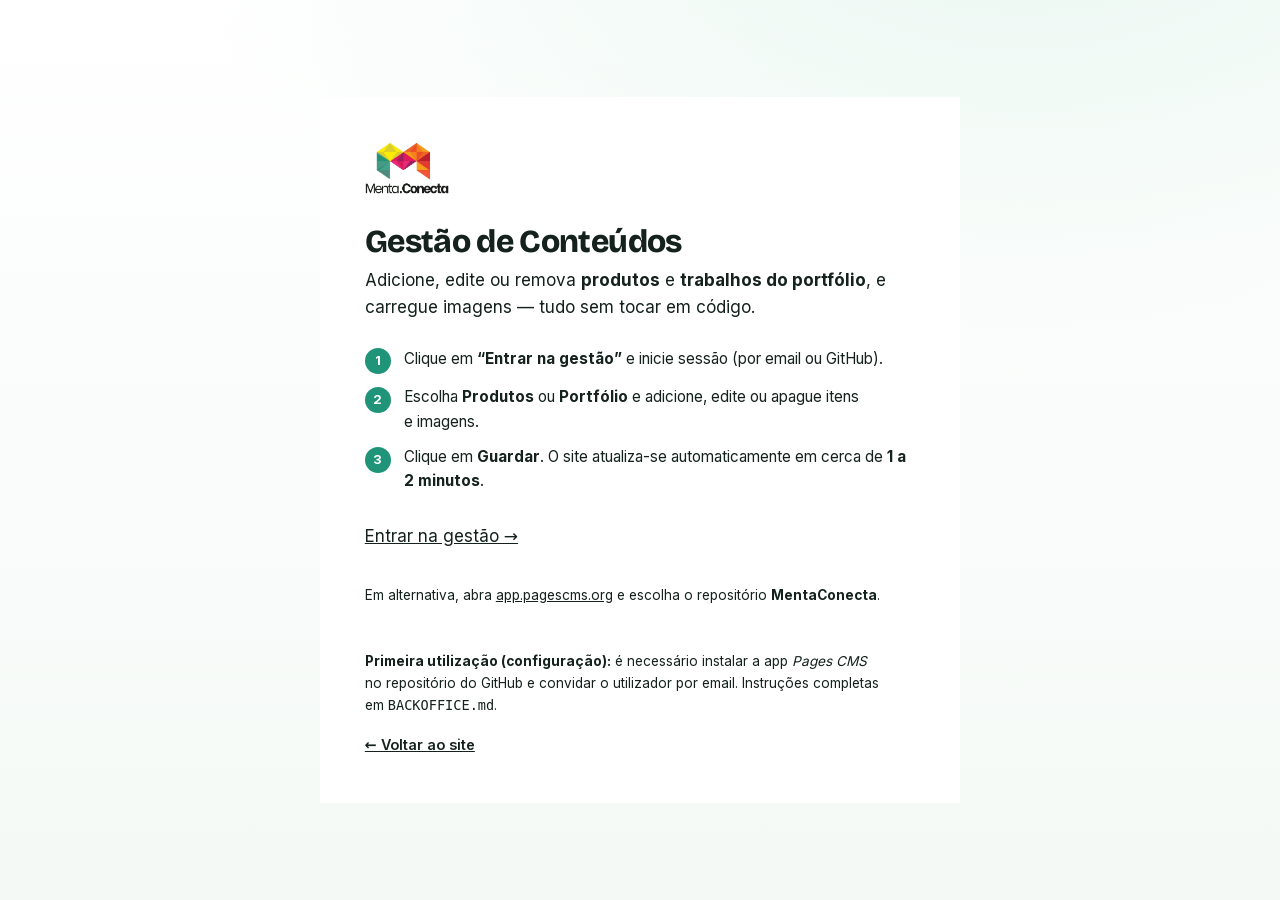
<file: admin/index.html>
<!DOCTYPE html>
<html lang="pt">
<head>
  <meta charset="UTF-8" />
  <meta name="viewport" content="width=device-width, initial-scale=1.0" />
  <meta name="robots" content="noindex, nofollow" />
  <title>Gestão de Conteúdos · Menta Conecta</title>
  <script>document.documentElement.classList.add('js');</script>
  <link rel="icon" href="../assets/img/favicon.ico" sizes="any" />
  <link rel="icon" type="image/png" sizes="32x32" href="../assets/img/favicon-32.png" />
  <link rel="stylesheet" href="../assets/css/base.css" />
  <link rel="stylesheet" href="../assets/css/styles.css" />
  <style>
    body{min-height:100vh;display:flex;align-items:center;justify-content:center;
      background:radial-gradient(120% 90% at 80% -10%,#EAF7F1,rgba(234,247,241,0) 55%),linear-gradient(180deg,#fff,#F4F9F6);padding:2rem 1rem}
    .admin{position:relative;max-width:640px;width:100%;background:#fff;border:1px solid var(--line);
      border-radius:var(--radius-lg);box-shadow:var(--shadow-lg);padding:clamp(1.6rem,5vw,2.8rem);overflow:hidden}
    .admin .facets{opacity:.35}
    .admin__inner{position:relative;z-index:1}
    .admin__logo{height:52px;width:auto;margin-bottom:1.4rem}
    .admin h1{font-size:clamp(1.5rem,4vw,2rem);margin-bottom:.5rem}
    .admin__lead{color:var(--muted);margin-bottom:1.6rem}
    .admin__steps{display:flex;flex-direction:column;gap:.7rem;margin-bottom:1.8rem}
    .admin__step{display:flex;gap:.8rem;align-items:flex-start}
    .admin__num{flex:none;width:26px;height:26px;border-radius:50%;background:var(--menta);color:#fff;
      font-family:var(--font-brand);font-weight:700;font-size:.8rem;display:flex;align-items:center;justify-content:center;margin-top:.1rem}
    .admin__step p{color:var(--body);font-size:.95rem}
    .admin__step strong{color:var(--ink)}
    .admin__cta{display:flex;flex-wrap:wrap;gap:.7rem;align-items:center}
    .admin__note{margin-top:1.6rem;padding-top:1.2rem;border-top:1px solid var(--line);font-size:.85rem;color:var(--muted)}
    .admin__note strong{color:var(--ink)}
    .admin__back{display:inline-block;margin-top:1rem;color:var(--menta-700);font-weight:600;font-size:.9rem}
  </style>
</head>
<body>
  <main class="admin">
    <div class="facets" aria-hidden="true"></div>
    <div class="admin__inner">
      <img class="admin__logo" src="../assets/img/logo.png" alt="Menta Conecta" />
      <h1>Gestão de Conteúdos</h1>
      <p class="admin__lead">Adicione, edite ou remova <strong>produtos</strong> e <strong>trabalhos do portfólio</strong>, e carregue imagens — tudo sem tocar em código.</p>

      <div class="admin__steps">
        <div class="admin__step"><span class="admin__num">1</span><p>Clique em <strong>“Entrar na gestão”</strong> e inicie sessão (por email ou GitHub).</p></div>
        <div class="admin__step"><span class="admin__num">2</span><p>Escolha <strong>Produtos</strong> ou <strong>Portfólio</strong> e adicione, edite ou apague itens e imagens.</p></div>
        <div class="admin__step"><span class="admin__num">3</span><p>Clique em <strong>Guardar</strong>. O site atualiza-se automaticamente em cerca de <strong>1 a 2 minutos</strong>.</p></div>
      </div>

      <div class="admin__cta">
        <a class="btn btn--primary btn--lg" href="https://app.pagescms.org/renatovalente5/MentaConecta/main" target="_blank" rel="noopener">Entrar na gestão →</a>
      </div>
      <p class="admin__note" style="margin-top:1rem">Em alternativa, abra <a href="https://app.pagescms.org" target="_blank" rel="noopener">app.pagescms.org</a> e escolha o repositório <strong>MentaConecta</strong>.</p>

      <p class="admin__note"><strong>Primeira utilização (configuração):</strong> é necessário instalar a app <em>Pages CMS</em> no repositório do GitHub e convidar o utilizador por email. Instruções completas em <code>BACKOFFICE.md</code>.</p>

      <a class="admin__back" href="../">← Voltar ao site</a>
    </div>
  </main>
</body>
</html>
</file>
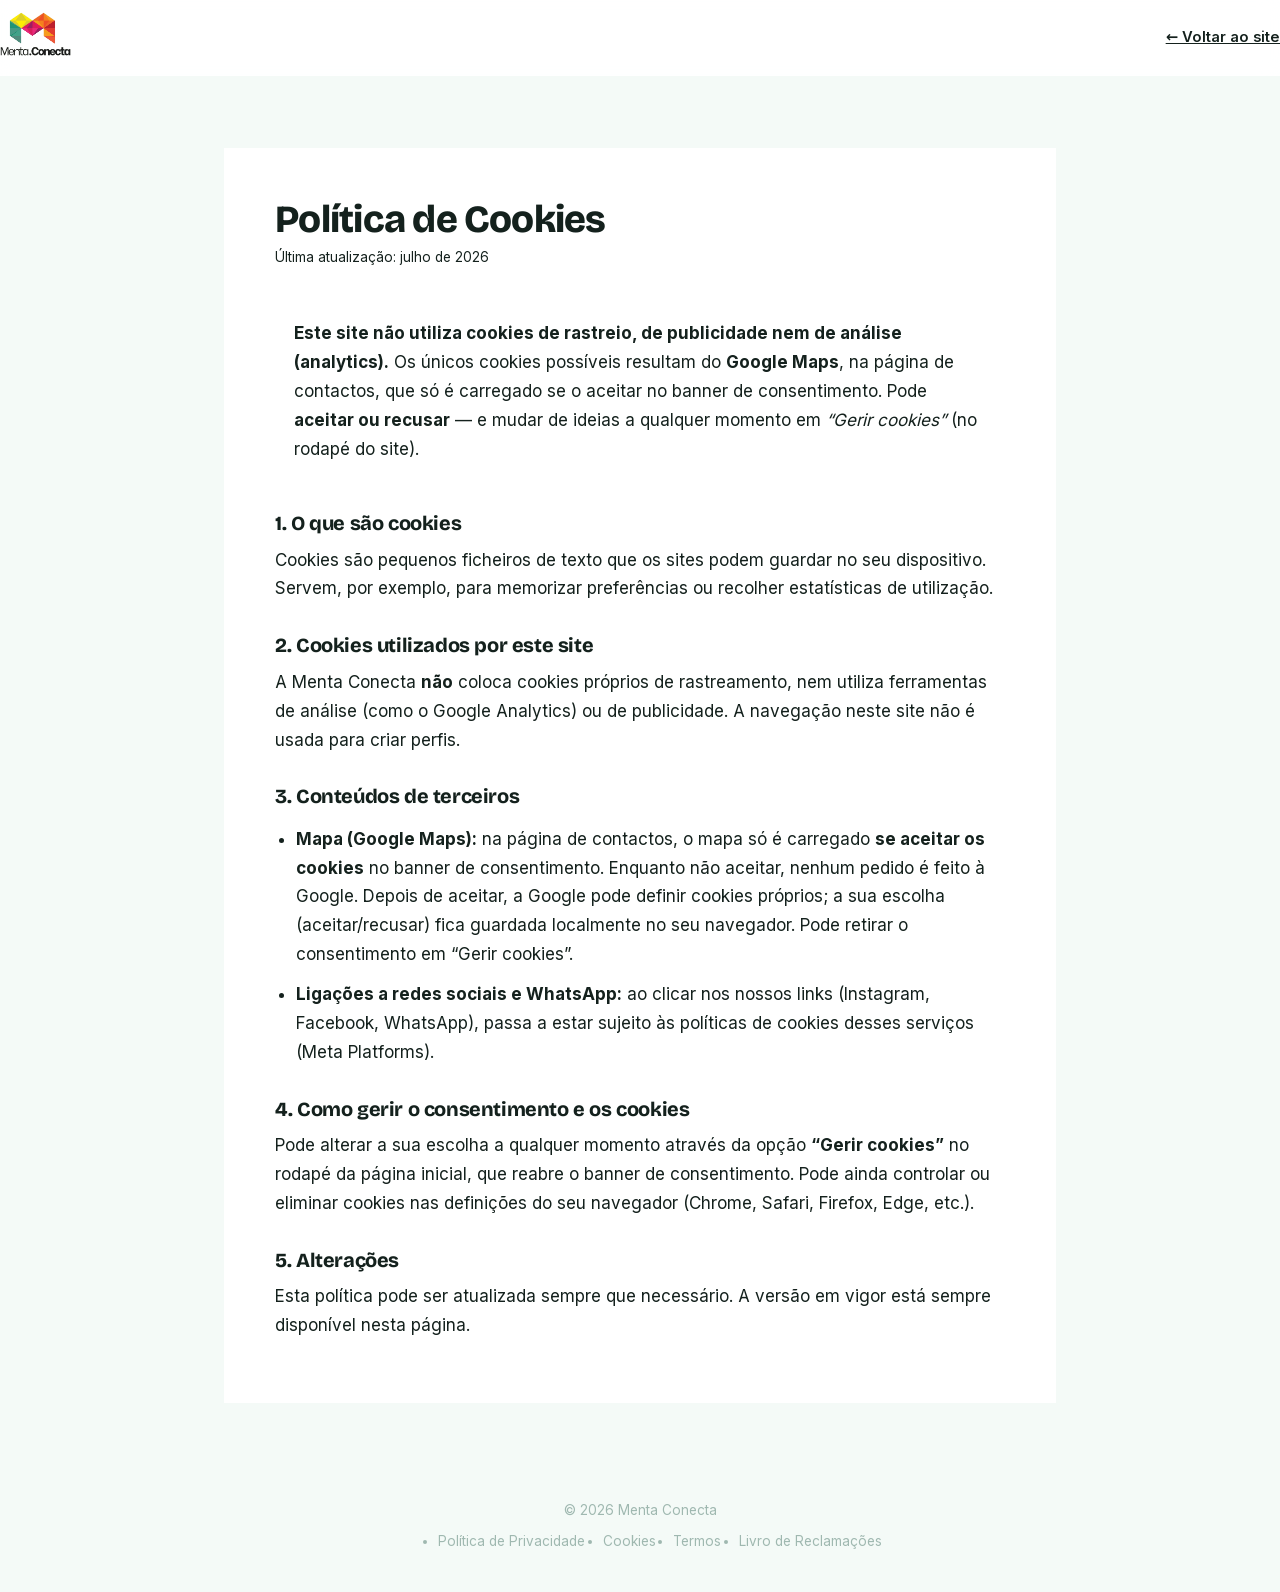
<file: legal/cookies.html>
<!DOCTYPE html>
<html lang="pt">
<head>
  <meta charset="UTF-8" />
  <meta name="viewport" content="width=device-width, initial-scale=1.0" />
  <title>Política de Cookies · Menta Conecta</title>
  <meta name="description" content="Política de Cookies da Menta Conecta. Este site não utiliza cookies de rastreio." />
  <script>document.documentElement.classList.add('js');</script>
  <link rel="icon" href="../assets/img/favicon.ico" sizes="any" />
  <link rel="icon" type="image/png" sizes="32x32" href="../assets/img/favicon-32.png" />
  <link rel="stylesheet" href="../assets/css/base.css" />
  <link rel="stylesheet" href="../assets/css/styles.css" />
</head>
<body>
  <header class="legal-header">
    <div class="container">
      <a href="../" aria-label="Menta Conecta — início"><img src="../assets/img/logo.png" alt="Menta Conecta" /></a>
      <a class="legal-back" href="../">← Voltar ao site</a>
    </div>
  </header>

  <main class="legal-main">
    <article class="legal container">
      <h1>Política de Cookies</h1>
      <p class="legal-updated">Última atualização: julho de 2026</p>

      <div class="legal-box">
        <p><strong>Este site não utiliza cookies de rastreio, de publicidade nem de análise (analytics).</strong> Os únicos cookies possíveis resultam do <strong>Google Maps</strong>, na página de contactos, que só é carregado se o aceitar no banner de consentimento. Pode <strong>aceitar ou recusar</strong> — e mudar de ideias a qualquer momento em <em>“Gerir cookies”</em> (no rodapé do site).</p>
      </div>

      <h2>1. O que são cookies</h2>
      <p>Cookies são pequenos ficheiros de texto que os sites podem guardar no seu dispositivo. Servem, por exemplo, para memorizar preferências ou recolher estatísticas de utilização.</p>

      <h2>2. Cookies utilizados por este site</h2>
      <p>A Menta Conecta <strong>não</strong> coloca cookies próprios de rastreamento, nem utiliza ferramentas de análise (como o Google Analytics) ou de publicidade. A navegação neste site não é usada para criar perfis.</p>

      <h2>3. Conteúdos de terceiros</h2>
      <ul>
        <li><strong>Mapa (Google Maps):</strong> na página de contactos, o mapa só é carregado <strong>se aceitar os cookies</strong> no banner de consentimento. Enquanto não aceitar, nenhum pedido é feito à Google. Depois de aceitar, a Google pode definir cookies próprios; a sua escolha (aceitar/recusar) fica guardada localmente no seu navegador. Pode retirar o consentimento em “Gerir cookies”.</li>
        <li><strong>Ligações a redes sociais e WhatsApp:</strong> ao clicar nos nossos links (Instagram, Facebook, WhatsApp), passa a estar sujeito às políticas de cookies desses serviços (Meta Platforms).</li>
      </ul>

      <h2>4. Como gerir o consentimento e os cookies</h2>
      <p>Pode alterar a sua escolha a qualquer momento através da opção <strong>“Gerir cookies”</strong> no rodapé da página inicial, que reabre o banner de consentimento. Pode ainda controlar ou eliminar cookies nas definições do seu navegador (Chrome, Safari, Firefox, Edge, etc.).</p>

      <h2>5. Alterações</h2>
      <p>Esta política pode ser atualizada sempre que necessário. A versão em vigor está sempre disponível nesta página.</p>
    </article>
  </main>

  <footer class="legal-footer">
    <div class="container">
      <p>© <span data-year>2026</span> Menta Conecta</p>
      <ul>
        <li><a href="privacidade.html">Política de Privacidade</a></li>
        <li><a href="cookies.html">Cookies</a></li>
        <li><a href="termos.html">Termos</a></li>
        <li><a href="https://www.livroreclamacoes.pt/inicio" target="_blank" rel="noopener">Livro de Reclamações</a></li>
      </ul>
    </div>
  </footer>
  <script src="../assets/js/main.js" defer></script>
</body>
</html>
</file>
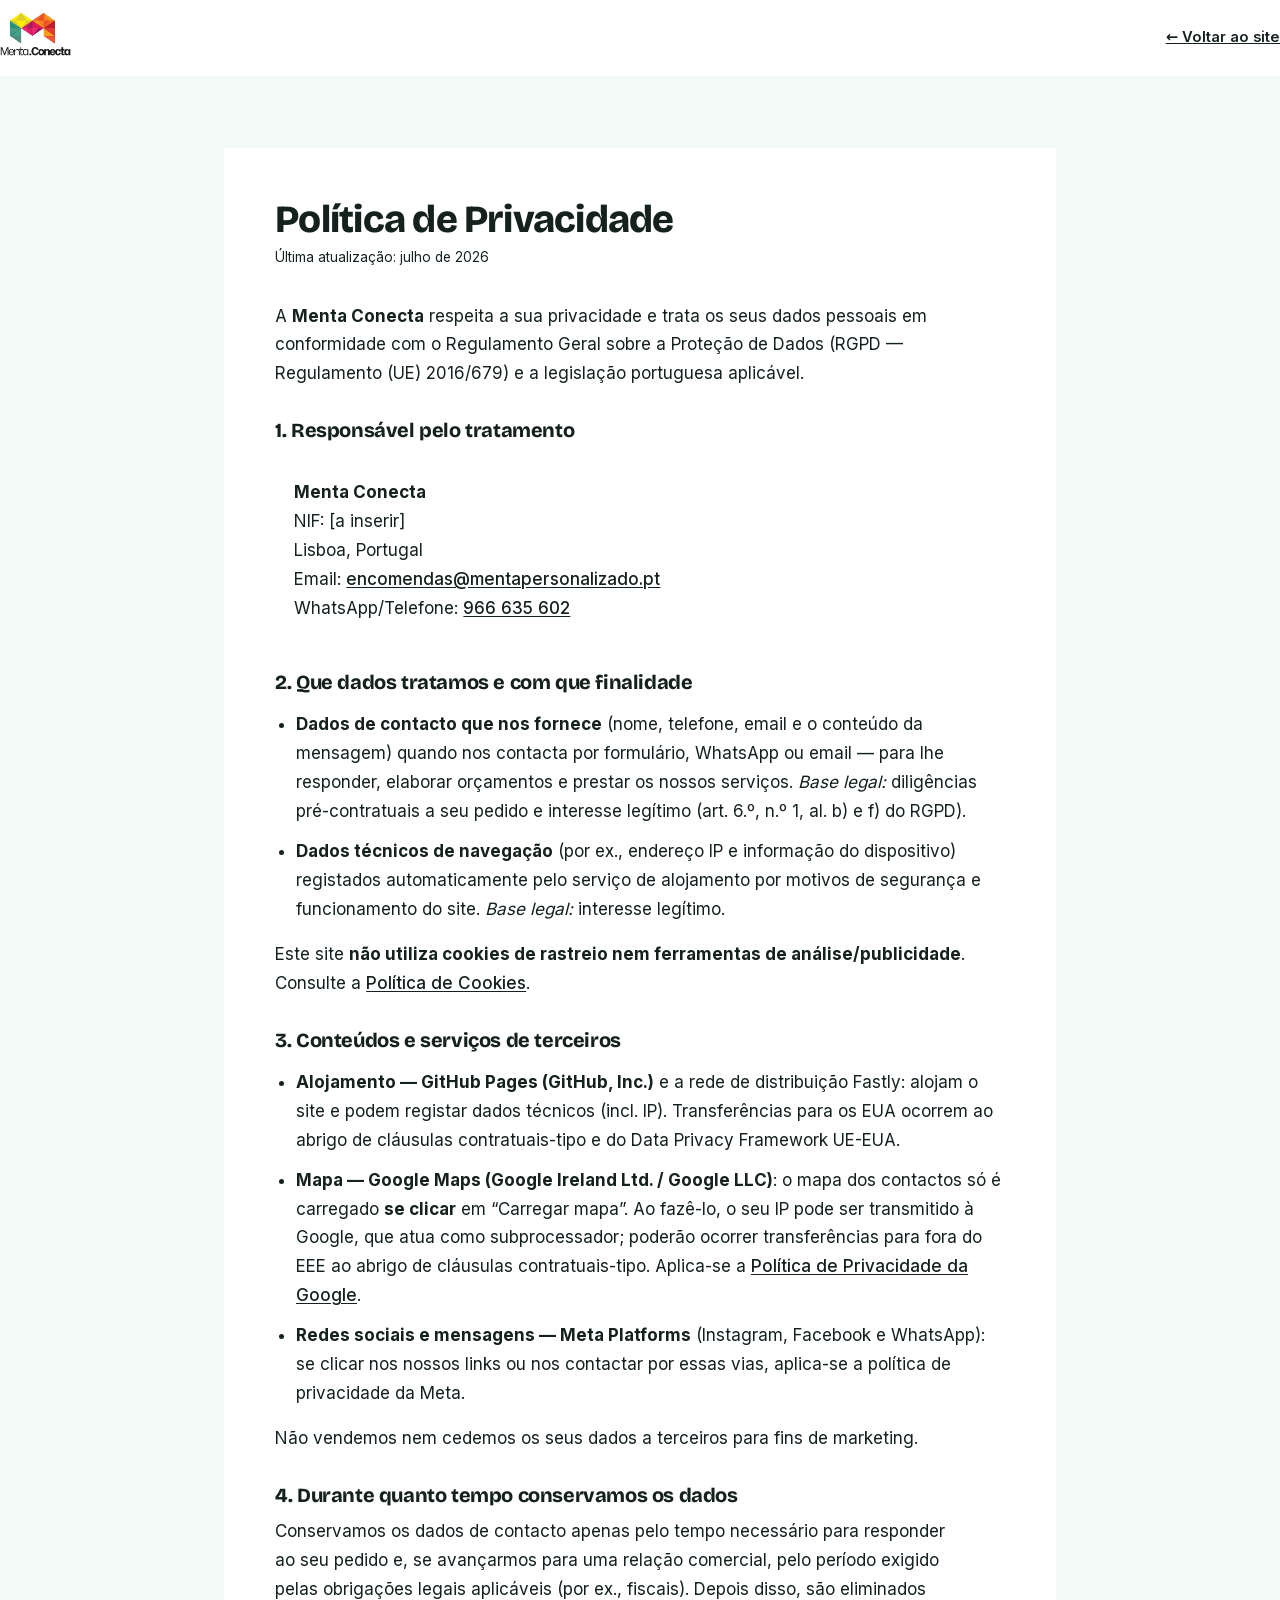
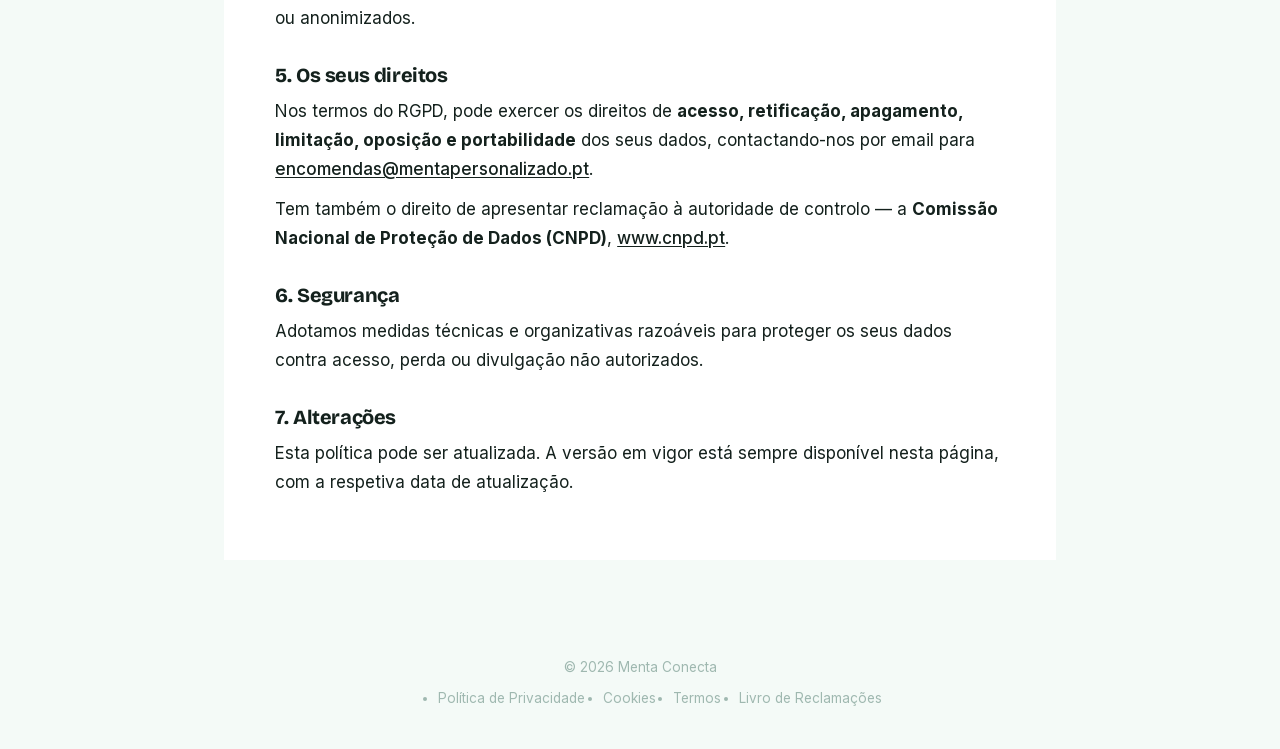
<file: legal/privacidade.html>
<!DOCTYPE html>
<html lang="pt">
<head>
  <meta charset="UTF-8" />
  <meta name="viewport" content="width=device-width, initial-scale=1.0" />
  <title>Política de Privacidade · Menta Conecta</title>
  <meta name="description" content="Política de Privacidade da Menta Conecta — como tratamos os seus dados pessoais (RGPD)." />
  <script>document.documentElement.classList.add('js');</script>
  <link rel="icon" href="../assets/img/favicon.ico" sizes="any" />
  <link rel="icon" type="image/png" sizes="32x32" href="../assets/img/favicon-32.png" />
  <link rel="stylesheet" href="../assets/css/base.css" />
  <link rel="stylesheet" href="../assets/css/styles.css" />
</head>
<body>
  <header class="legal-header">
    <div class="container">
      <a href="../" aria-label="Menta Conecta — início"><img src="../assets/img/logo.png" alt="Menta Conecta" /></a>
      <a class="legal-back" href="../">← Voltar ao site</a>
    </div>
  </header>

  <main class="legal-main">
    <article class="legal container">
      <h1>Política de Privacidade</h1>
      <p class="legal-updated">Última atualização: julho de 2026</p>

      <p>A <strong>Menta Conecta</strong> respeita a sua privacidade e trata os seus dados pessoais em conformidade com o Regulamento Geral sobre a Proteção de Dados (RGPD — Regulamento (UE) 2016/679) e a legislação portuguesa aplicável.</p>

      <h2>1. Responsável pelo tratamento</h2>
      <div class="legal-box">
        <p><strong>Menta Conecta</strong><br>
        NIF: [a inserir]<br>
        Lisboa, Portugal<br>
        Email: <a href="mailto:encomendas@mentapersonalizado.pt">encomendas@mentapersonalizado.pt</a><br>
        WhatsApp/Telefone: <a href="tel:+351966635602">966 635 602</a></p>
      </div>

      <h2>2. Que dados tratamos e com que finalidade</h2>
      <ul>
        <li><strong>Dados de contacto que nos fornece</strong> (nome, telefone, email e o conteúdo da mensagem) quando nos contacta por formulário, WhatsApp ou email — para lhe responder, elaborar orçamentos e prestar os nossos serviços. <em>Base legal:</em> diligências pré-contratuais a seu pedido e interesse legítimo (art. 6.º, n.º 1, al. b) e f) do RGPD).</li>
        <li><strong>Dados técnicos de navegação</strong> (por ex., endereço IP e informação do dispositivo) registados automaticamente pelo serviço de alojamento por motivos de segurança e funcionamento do site. <em>Base legal:</em> interesse legítimo.</li>
      </ul>
      <p>Este site <strong>não utiliza cookies de rastreio nem ferramentas de análise/publicidade</strong>. Consulte a <a href="cookies.html">Política de Cookies</a>.</p>

      <h2>3. Conteúdos e serviços de terceiros</h2>
      <ul>
        <li><strong>Alojamento — GitHub Pages (GitHub, Inc.)</strong> e a rede de distribuição Fastly: alojam o site e podem registar dados técnicos (incl. IP). Transferências para os EUA ocorrem ao abrigo de cláusulas contratuais-tipo e do Data Privacy Framework UE-EUA.</li>
        <li><strong>Mapa — Google Maps (Google Ireland Ltd. / Google LLC)</strong>: o mapa dos contactos só é carregado <strong>se clicar</strong> em “Carregar mapa”. Ao fazê-lo, o seu IP pode ser transmitido à Google, que atua como subprocessador; poderão ocorrer transferências para fora do EEE ao abrigo de cláusulas contratuais-tipo. Aplica-se a <a href="https://policies.google.com/privacy" target="_blank" rel="noopener">Política de Privacidade da Google</a>.</li>
        <li><strong>Redes sociais e mensagens — Meta Platforms</strong> (Instagram, Facebook e WhatsApp): se clicar nos nossos links ou nos contactar por essas vias, aplica-se a política de privacidade da Meta.</li>
      </ul>
      <p>Não vendemos nem cedemos os seus dados a terceiros para fins de marketing.</p>

      <h2>4. Durante quanto tempo conservamos os dados</h2>
      <p>Conservamos os dados de contacto apenas pelo tempo necessário para responder ao seu pedido e, se avançarmos para uma relação comercial, pelo período exigido pelas obrigações legais aplicáveis (por ex., fiscais). Depois disso, são eliminados ou anonimizados.</p>

      <h2>5. Os seus direitos</h2>
      <p>Nos termos do RGPD, pode exercer os direitos de <strong>acesso, retificação, apagamento, limitação, oposição e portabilidade</strong> dos seus dados, contactando-nos por email para <a href="mailto:encomendas@mentapersonalizado.pt">encomendas@mentapersonalizado.pt</a>.</p>
      <p>Tem também o direito de apresentar reclamação à autoridade de controlo — a <strong>Comissão Nacional de Proteção de Dados (CNPD)</strong>, <a href="https://www.cnpd.pt" target="_blank" rel="noopener">www.cnpd.pt</a>.</p>

      <h2>6. Segurança</h2>
      <p>Adotamos medidas técnicas e organizativas razoáveis para proteger os seus dados contra acesso, perda ou divulgação não autorizados.</p>

      <h2>7. Alterações</h2>
      <p>Esta política pode ser atualizada. A versão em vigor está sempre disponível nesta página, com a respetiva data de atualização.</p>
    </article>
  </main>

  <footer class="legal-footer">
    <div class="container">
      <p>© <span data-year>2026</span> Menta Conecta</p>
      <ul>
        <li><a href="privacidade.html">Política de Privacidade</a></li>
        <li><a href="cookies.html">Cookies</a></li>
        <li><a href="termos.html">Termos</a></li>
        <li><a href="https://www.livroreclamacoes.pt/inicio" target="_blank" rel="noopener">Livro de Reclamações</a></li>
      </ul>
    </div>
  </footer>
  <script src="../assets/js/main.js" defer></script>
</body>
</html>
</file>
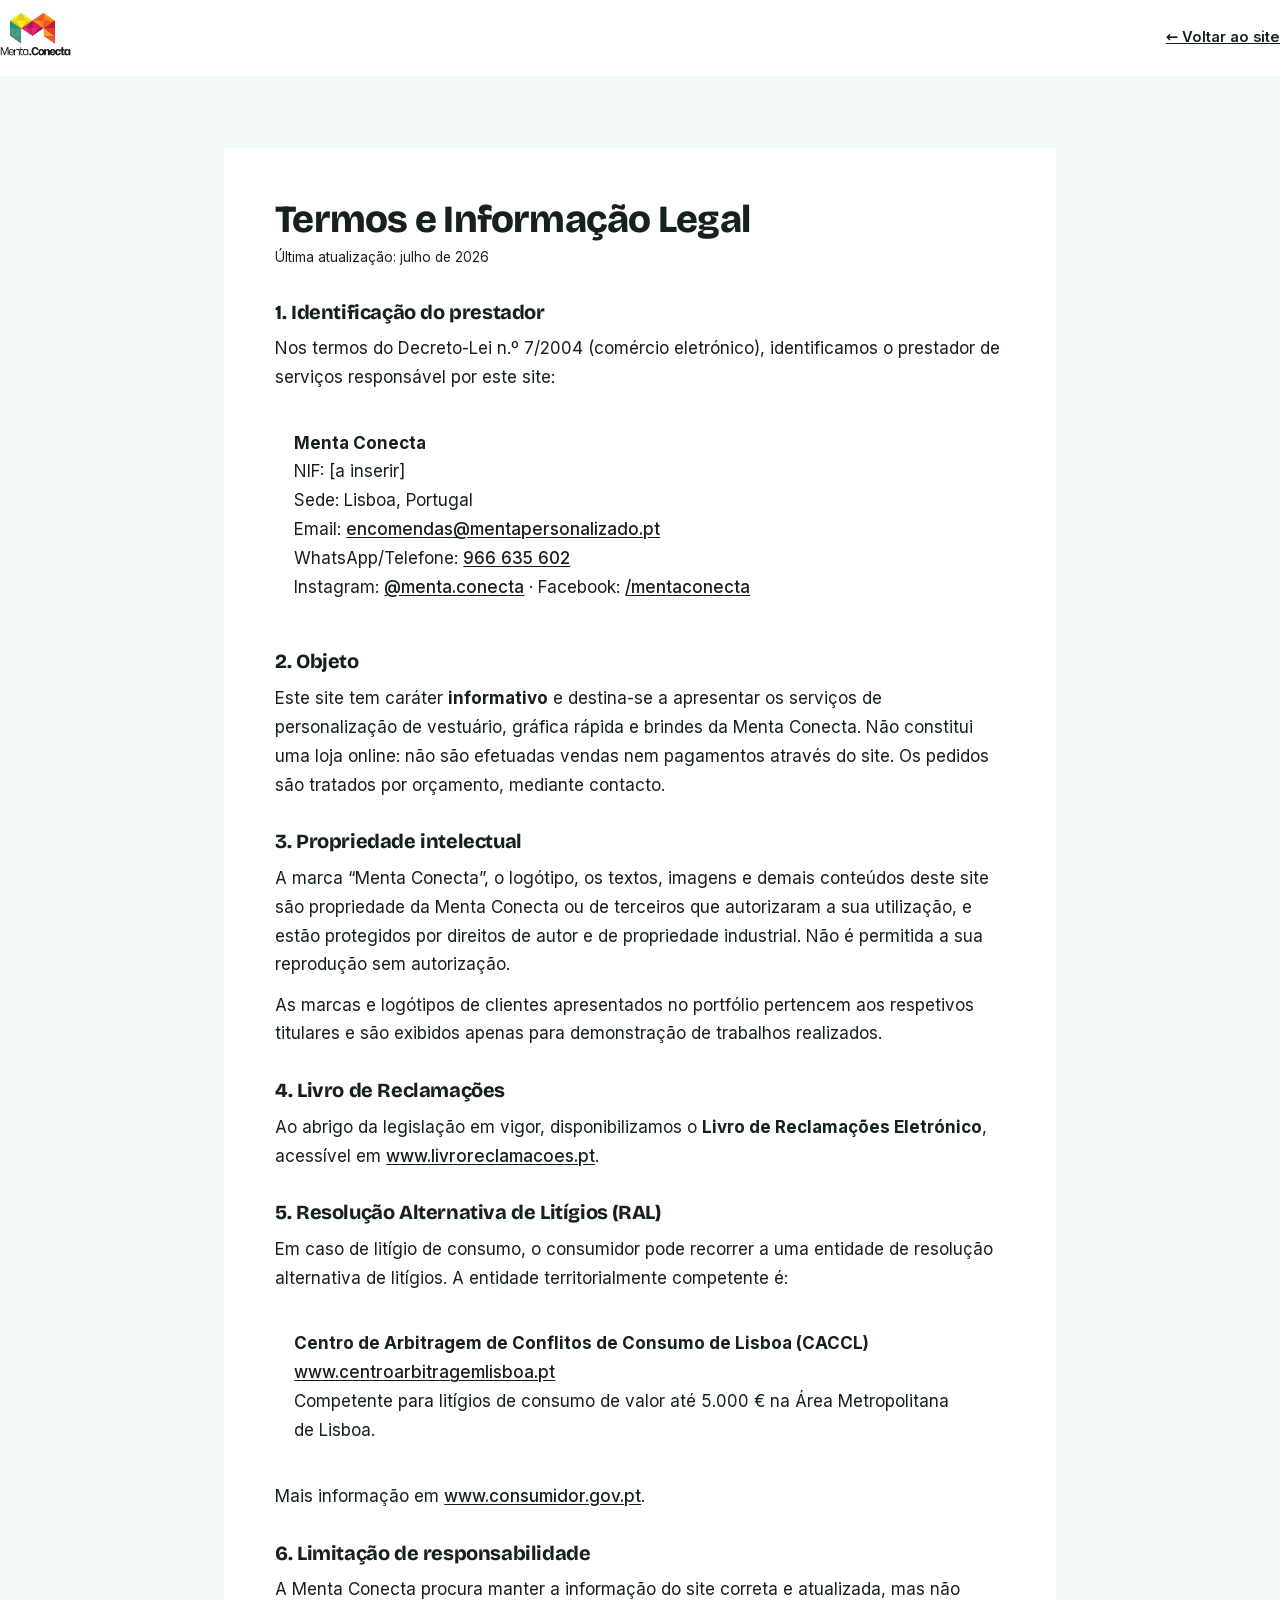
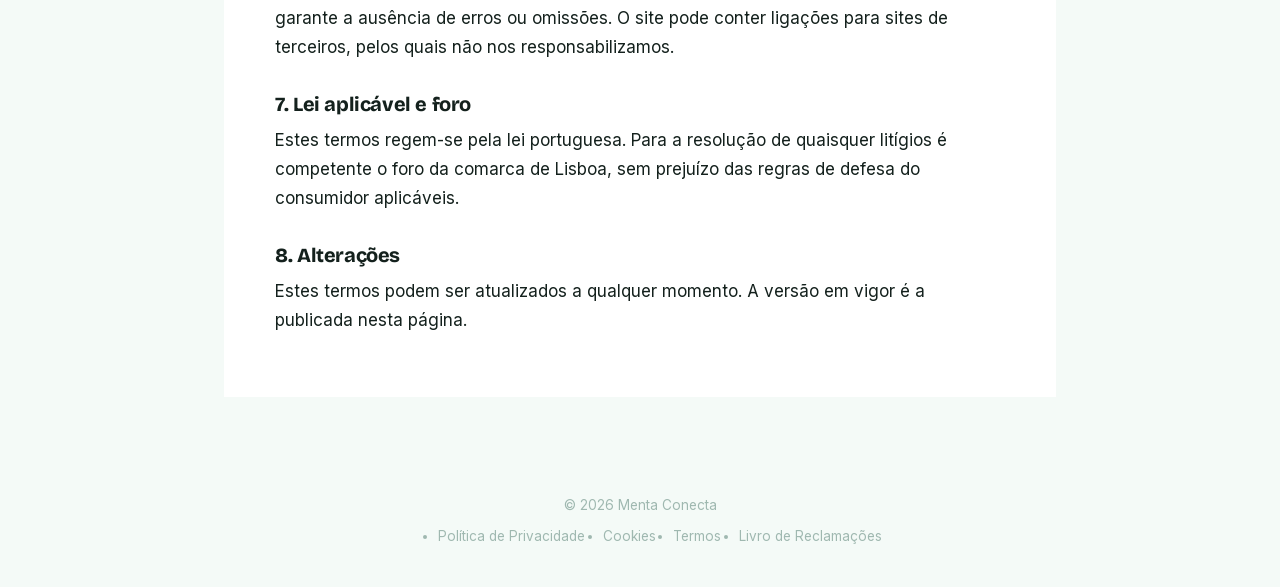
<file: legal/termos.html>
<!DOCTYPE html>
<html lang="pt">
<head>
  <meta charset="UTF-8" />
  <meta name="viewport" content="width=device-width, initial-scale=1.0" />
  <title>Termos e Informação Legal · Menta Conecta</title>
  <meta name="description" content="Termos de utilização e informação legal da Menta Conecta." />
  <script>document.documentElement.classList.add('js');</script>
  <link rel="icon" href="../assets/img/favicon.ico" sizes="any" />
  <link rel="icon" type="image/png" sizes="32x32" href="../assets/img/favicon-32.png" />
  <link rel="stylesheet" href="../assets/css/base.css" />
  <link rel="stylesheet" href="../assets/css/styles.css" />
</head>
<body>
  <header class="legal-header">
    <div class="container">
      <a href="../" aria-label="Menta Conecta — início"><img src="../assets/img/logo.png" alt="Menta Conecta" /></a>
      <a class="legal-back" href="../">← Voltar ao site</a>
    </div>
  </header>

  <main class="legal-main">
    <article class="legal container">
      <h1>Termos e Informação Legal</h1>
      <p class="legal-updated">Última atualização: julho de 2026</p>

      <h2>1. Identificação do prestador</h2>
      <p>Nos termos do Decreto-Lei n.º 7/2004 (comércio eletrónico), identificamos o prestador de serviços responsável por este site:</p>
      <div class="legal-box">
        <p><strong>Menta Conecta</strong><br>
        NIF: [a inserir]<br>
        Sede: Lisboa, Portugal<br>
        Email: <a href="mailto:encomendas@mentapersonalizado.pt">encomendas@mentapersonalizado.pt</a><br>
        WhatsApp/Telefone: <a href="tel:+351966635602">966 635 602</a><br>
        Instagram: <a href="https://instagram.com/menta.conecta" target="_blank" rel="noopener">@menta.conecta</a> ·
        Facebook: <a href="https://facebook.com/mentaconecta" target="_blank" rel="noopener">/mentaconecta</a></p>
      </div>

      <h2>2. Objeto</h2>
      <p>Este site tem caráter <strong>informativo</strong> e destina-se a apresentar os serviços de personalização de vestuário, gráfica rápida e brindes da Menta Conecta. Não constitui uma loja online: não são efetuadas vendas nem pagamentos através do site. Os pedidos são tratados por orçamento, mediante contacto.</p>

      <h2>3. Propriedade intelectual</h2>
      <p>A marca “Menta Conecta”, o logótipo, os textos, imagens e demais conteúdos deste site são propriedade da Menta Conecta ou de terceiros que autorizaram a sua utilização, e estão protegidos por direitos de autor e de propriedade industrial. Não é permitida a sua reprodução sem autorização.</p>
      <p>As marcas e logótipos de clientes apresentados no portfólio pertencem aos respetivos titulares e são exibidos apenas para demonstração de trabalhos realizados.</p>

      <h2>4. Livro de Reclamações</h2>
      <p>Ao abrigo da legislação em vigor, disponibilizamos o <strong>Livro de Reclamações Eletrónico</strong>, acessível em <a href="https://www.livroreclamacoes.pt/inicio" target="_blank" rel="noopener">www.livroreclamacoes.pt</a>.</p>

      <h2>5. Resolução Alternativa de Litígios (RAL)</h2>
      <p>Em caso de litígio de consumo, o consumidor pode recorrer a uma entidade de resolução alternativa de litígios. A entidade territorialmente competente é:</p>
      <div class="legal-box">
        <p><strong>Centro de Arbitragem de Conflitos de Consumo de Lisboa (CACCL)</strong><br>
        <a href="https://www.centroarbitragemlisboa.pt" target="_blank" rel="noopener">www.centroarbitragemlisboa.pt</a><br>
        Competente para litígios de consumo de valor até 5.000 € na Área Metropolitana de Lisboa.</p>
      </div>
      <p>Mais informação em <a href="https://www.consumidor.gov.pt" target="_blank" rel="noopener">www.consumidor.gov.pt</a>.</p>

      <h2>6. Limitação de responsabilidade</h2>
      <p>A Menta Conecta procura manter a informação do site correta e atualizada, mas não garante a ausência de erros ou omissões. O site pode conter ligações para sites de terceiros, pelos quais não nos responsabilizamos.</p>

      <h2>7. Lei aplicável e foro</h2>
      <p>Estes termos regem-se pela lei portuguesa. Para a resolução de quaisquer litígios é competente o foro da comarca de Lisboa, sem prejuízo das regras de defesa do consumidor aplicáveis.</p>

      <h2>8. Alterações</h2>
      <p>Estes termos podem ser atualizados a qualquer momento. A versão em vigor é a publicada nesta página.</p>
    </article>
  </main>

  <footer class="legal-footer">
    <div class="container">
      <p>© <span data-year>2026</span> Menta Conecta</p>
      <ul>
        <li><a href="privacidade.html">Política de Privacidade</a></li>
        <li><a href="cookies.html">Cookies</a></li>
        <li><a href="termos.html">Termos</a></li>
        <li><a href="https://www.livroreclamacoes.pt/inicio" target="_blank" rel="noopener">Livro de Reclamações</a></li>
      </ul>
    </div>
  </footer>
  <script src="../assets/js/main.js" defer></script>
</body>
</html>
</file>
<file: assets/css/base.css>
/* MENTA CONECTA — BASE: fichas de desenho, letra, tipografia, botões.
   As cores vêm do M do logótipo (medidas no ficheiro): menta #209478, amarelo
   #FFEC08, magenta #D81C5C, laranja #F48020, vermelho #E43C30, roxo #9C2060.
   Os contrastes estão medidos em scripts/contrastes.mjs (a auditoria falha abaixo
   do mínimo). Não mudar uma cor aqui sem a mudar lá. */
@font-face {
  font-family: "Bricolage";
  src: url("../fontes/bricolage-var.woff2") format("woff2");
  font-weight: 300 800; font-display: swap;
}
@font-face {
  font-family: "Inter";
  src: url("../fontes/inter-var.woff2") format("woff2");
  font-weight: 100 900; font-display: swap;
}
:root {
  --papel: #F4FAF7; --papel-2: #E8F3EE; --papel-3: #DAECE4; --branco: #FFFFFF;
  --linha: #D3E5DC; --linha-forte: #B5D0C4;
  --tinta: #14211D; --tinta-2: #45524D; --tinta-3: #56635E;
  --menta: #209478; --menta-escuro: #137A60; --menta-claro: #6FD8B9;
  --magenta: #D81C5C; --magenta-escuro: #AF1249; --magenta-claro: #FF80AA;
  --amarelo: #FFEC08; --amarelo-claro: #FFF6A1;
  --laranja: #F48020; --vermelho: #E43C30; --roxo: #9C2060;
  --verde-vivo: #25D366;
  --fundo-escuro: #0E2A22; --escuro-texto: #C5D3CD;
  /* Os papéis das cores. A proposta «Menta» (escolhida a 9 nov 2026): o verde do
     nome nos botões e nos destaques, o traço em magenta. */
  --realce: var(--menta-escuro); --realce-escuro: var(--menta-claro);
  --botao: var(--menta-escuro); --botao-escuro: #0D5C48; --botao-sombra: rgba(19, 122, 96, .5);
  --traco: var(--magenta); --traco-escuro: var(--magenta-claro);
  --foco: var(--menta-escuro);
  --acento: var(--menta);
  --letra-titulo: "Bricolage", ui-rounded, system-ui, sans-serif;
  --letra: "Inter", system-ui, -apple-system, "Segoe UI", sans-serif;
  --r-1: 12px; --r-2: 18px; --r-3: 26px; --r-pilula: 999px;
  --sombra-1: 0 1px 2px rgba(20, 33, 29, .06), 0 2px 8px rgba(20, 33, 29, .05);
  --sombra-2: 0 2px 6px rgba(20, 33, 29, .06), 0 12px 32px -8px rgba(20, 33, 29, .16);
  --sombra-3: 0 4px 12px rgba(20, 33, 29, .08), 0 30px 60px -20px rgba(20, 33, 29, .3);
  --largura: 1200px; --margem: clamp(16px, 4vw, 40px);
  --cabecalho: 72px;
  --mola: cubic-bezier(.34, 1.56, .64, 1);
  --suave: cubic-bezier(.22, 1, .36, 1);
  color-scheme: light;
}
*, *::before, *::after { box-sizing: border-box; }
html { -webkit-text-size-adjust: 100%; scroll-padding-top: calc(var(--cabecalho) + 16px); }
body {
  margin: 0; background: var(--papel); color: var(--tinta);
  font: 400 1.0625rem/1.6 var(--letra); font-optical-sizing: auto;
  -webkit-font-smoothing: antialiased; text-rendering: optimizeLegibility;
  overflow-x: clip;
}
img, svg, video { max-width: 100%; }
a { color: inherit; }
button, input, select, textarea { font: inherit; color: inherit; }
button { cursor: pointer; }
:focus-visible { outline: 3px solid var(--foco); outline-offset: 3px; border-radius: 6px; }
.so-leitor { position: absolute !important; width: 1px; height: 1px; margin: -1px; padding: 0; overflow: hidden; clip: rect(0 0 0 0); white-space: nowrap; border: 0; }
.saltar { position: absolute; left: 12px; top: -60px; z-index: 200; background: var(--tinta); color: #fff; padding: 10px 16px; border-radius: var(--r-pilula); text-decoration: none; font-weight: 600; transition: top .2s; }
.saltar:focus { top: 12px; }
.contentor { width: min(100% - 2 * var(--margem), var(--largura)); margin-inline: auto; }

/* ——— Tipografia ——— */
h1, h2, h3, h4 { font-family: var(--letra-titulo); font-weight: 750; line-height: 1.06; letter-spacing: -.02em; margin: 0; text-wrap: balance; }
h1 { font-size: clamp(2.35rem, 1.4rem + 4.4vw, 4.6rem); font-weight: 780; }
h2 { font-size: clamp(1.95rem, 1.3rem + 2.8vw, 3.35rem); }
h3 { font-size: clamp(1.25rem, 1.1rem + .6vw, 1.55rem); letter-spacing: -.01em; line-height: 1.15; }
p { margin: 0; text-wrap: pretty; }
.lead { font-size: clamp(1.06rem, 1rem + .35vw, 1.25rem); color: var(--tinta-2); line-height: 1.55; }
.etiqueta {
  display: inline-flex; align-items: center; gap: 8px; font: 650 .8rem/1 var(--letra); letter-spacing: .12em; text-transform: uppercase; color: var(--realce);
}
/* As cinco cores do M numa barra curta. */
.etiqueta::before { content: ""; width: 30px; height: 5px; border-radius: 3px; background: linear-gradient(90deg, var(--menta) 0 20%, var(--amarelo) 0 40%, var(--magenta) 0 60%, var(--laranja) 0 80%, var(--vermelho) 0); }
.escuro .etiqueta { color: var(--amarelo); }
.preco-num { font-variant-numeric: tabular-nums; }

/* ——— Botões ——— */
.botao {
  --b-fundo: var(--tinta); --b-texto: #fff; --b-borda: transparent;
  position: relative; display: inline-flex; align-items: center; justify-content: center; gap: 10px;
  min-height: 52px; padding: 0 26px; border-radius: var(--r-pilula); border: 2px solid var(--b-borda);
  background: var(--b-fundo); color: var(--b-texto); font: 650 1rem/1 var(--letra); letter-spacing: -.005em; text-decoration: none;
  isolation: isolate; overflow: hidden; white-space: nowrap;
  transition: transform .35s var(--mola), background-color .25s, box-shadow .3s, color .25s;
}
.botao svg { width: 20px; height: 20px; flex: none; }
.botao:hover { transform: translateY(-2px); }
.botao:active { transform: translateY(0) scale(.98); }
.botao--principal { --b-fundo: var(--botao); box-shadow: 0 10px 24px -10px var(--botao-sombra); }
.botao--principal:hover { --b-fundo: var(--botao-escuro); }
.botao--claro { --b-fundo: transparent; --b-texto: var(--tinta); --b-borda: var(--tinta); }
.botao--claro:hover { --b-fundo: var(--tinta); --b-texto: #fff; }
.escuro .botao--claro { --b-texto: #fff; --b-borda: rgba(255, 255, 255, .7); }
.escuro .botao--claro:hover { --b-fundo: #fff; --b-texto: var(--tinta); }
.botao--whatsapp { --b-fundo: var(--verde-vivo); --b-texto: var(--tinta); }
.botao--whatsapp:hover { --b-fundo: #1fc35d; }
.botao--amarelo { --b-fundo: var(--amarelo); --b-texto: var(--tinta); }
.botao--pequeno { min-height: 42px; padding: 0 18px; font-size: .94rem; }
.botao--bloco { width: 100%; }
/* O brilho que atravessa o botão ao passar o rato (e de vez em quando no principal). */
.botao::after {
  content: ""; position: absolute; inset: 0; z-index: -1; pointer-events: none;
  background: linear-gradient(110deg, transparent 30%, rgba(255, 255, 255, .38) 48%, transparent 66%);
  transform: translateX(-120%);
}
.botao:hover::after { animation: brilho .9s var(--suave); }
.botao--principal.vivo::after { animation: brilho 1.1s var(--suave) 2.2s, brilho 1.1s var(--suave) 9s; }
@keyframes brilho { to { transform: translateX(120%); } }
.botao .seta { transition: transform .35s var(--mola); }
.botao:hover .seta { transform: translateX(4px); }
.ligacao { color: var(--realce); font-weight: 600; text-decoration: none; background: linear-gradient(currentColor, currentColor) 0 100% / 0 2px no-repeat; transition: background-size .35s var(--suave); }
.ligacao:hover, .ligacao:focus-visible { background-size: 100% 2px; }
.escuro .ligacao { color: var(--amarelo); }
</file>
<file: assets/css/styles.css>
/* =============================================================
   MENTA CONECTA — Componentes e secções
   ============================================================= */

/* ---------------- HEADER / NAVBAR ---------------- */
.site-header{
  position:fixed;top:0;left:0;right:0;z-index:100;
  background:rgba(255,255,255,.82);
  backdrop-filter:saturate(150%) blur(12px);
  -webkit-backdrop-filter:saturate(150%) blur(12px);
  border-bottom:1px solid transparent;
  transition:background var(--t),box-shadow var(--t),border-color var(--t);
}
.site-header.is-scrolled{
  background:rgba(255,255,255,.94);
  box-shadow:0 8px 30px -18px rgba(12,42,36,.4);
  border-bottom-color:var(--line);
}
.nav{
  display:flex;align-items:center;justify-content:space-between;gap:1.2rem;
  padding-block:14px;transition:padding var(--t);
}
.site-header.is-scrolled .nav{padding-block:8px}

.nav__brand{display:inline-flex;align-items:center;flex:none}
.nav__logo{
  height:62px;width:auto;transition:height var(--t);
}
.site-header.is-scrolled .nav__logo{height:44px}

.nav__primary{margin-left:auto}            /* agrupa as tabs à direita, junto ao botão */
.nav__primary ul{display:flex;align-items:center;gap:.35rem}
.nav__links a{
  display:inline-block;font-family:var(--font-brand);font-weight:500;
  color:var(--ink);padding:.55em .9em;border-radius:var(--radius-pill);
  position:relative;transition:color var(--t-fast),background var(--t-fast);
}
.nav__links a::after{
  content:"";position:absolute;left:50%;bottom:.32em;transform:translateX(-50%) scaleX(0);
  width:22px;height:3px;border-radius:2px;background:var(--grad-warm);
  transition:transform var(--t);transform-origin:center;
}
.nav__links a:hover{color:var(--menta-700)}
.nav__links a:hover::after,.nav__links a.is-current::after{transform:translateX(-50%) scaleX(1)}

.nav__actions{display:flex;align-items:center;gap:.6rem}
.nav__cta{padding:.72em 1.2em;font-size:.92rem}

/* Hamburger */
.nav__toggle{display:none;width:46px;height:46px;border-radius:12px;border:1.5px solid var(--line);align-items:center;justify-content:center;background:#fff;transition:border-color var(--t-fast)}
.nav__toggle:hover{border-color:var(--menta-300)}
.nav__burger,.nav__burger::before,.nav__burger::after{
  content:"";display:block;width:22px;height:2.5px;border-radius:2px;background:var(--ink);
  transition:transform var(--t),opacity var(--t-fast);
}
.nav__burger{position:relative}
.nav__burger::before{position:absolute;top:-7px}
.nav__burger::after{position:absolute;top:7px}

/* ---------------- MENU MOBILE (ECRÃ INTEIRO) ---------------- */
.mobile-menu{
  position:fixed;inset:0;z-index:130;
  background:linear-gradient(160deg,#0E3229 0%,#0C2A24 55%,#0A231E 100%);
  color:#fff;overflow:hidden auto;
  opacity:0;visibility:hidden;transform:translateY(-10px);
  transition:opacity .35s var(--ease),transform .4s var(--ease),visibility .35s;
}
.mobile-menu.is-open{opacity:1;visibility:visible;transform:none}
.mobile-menu .facets{opacity:.6}
.mobile-menu::before{
  content:"";position:absolute;top:-120px;right:-120px;width:340px;height:340px;border-radius:50%;
  background:radial-gradient(circle,rgba(23,152,122,.55),transparent 70%);filter:blur(20px);pointer-events:none;
}
.mobile-menu::after{
  content:"";position:absolute;bottom:-140px;left:-100px;width:320px;height:320px;border-radius:50%;
  background:radial-gradient(circle,rgba(236,15,110,.35),transparent 70%);filter:blur(20px);pointer-events:none;
}
.mobile-menu__inner{
  position:relative;z-index:2;min-height:100%;
  display:flex;flex-direction:column;gap:1.2rem;
  padding:18px var(--gutter) calc(24px + env(safe-area-inset-bottom));
  max-width:640px;margin-inline:auto;
}
.mobile-menu__top{display:flex;align-items:center;justify-content:space-between}
.mobile-menu__logo{height:40px;width:auto}
.mobile-menu__close{
  width:46px;height:46px;border-radius:12px;display:flex;align-items:center;justify-content:center;
  color:#fff;border:1.5px solid rgba(255,255,255,.22);background:rgba(255,255,255,.04);transition:all var(--t-fast);
}
.mobile-menu__close:hover{background:rgba(255,255,255,.12)}
.mobile-menu__close svg{width:24px;height:24px;fill:none}

.mobile-menu__nav{margin-top:.5rem}
.mobile-menu__nav ul{display:flex;flex-direction:column}
.mobile-menu__nav li{border-bottom:1px solid rgba(255,255,255,.1)}
.mobile-menu__nav a{
  display:flex;align-items:baseline;gap:1rem;
  font-family:var(--font-brand);font-weight:600;font-size:clamp(1.7rem,7vw,2.3rem);
  color:#fff;padding:.62em 0;letter-spacing:-.01em;
  opacity:0;transform:translateY(12px);transition:opacity .5s var(--ease),transform .5s var(--ease),color var(--t-fast);
}
.mobile-menu.is-open .mobile-menu__nav a{opacity:1;transform:none}
.mobile-menu__nav a span{font-size:.85rem;font-weight:600;color:var(--menta-300);min-width:2ch}
.mobile-menu__nav a:hover{color:var(--menta-300)}
/* stagger */
.mobile-menu.is-open .mobile-menu__nav li:nth-child(1) a{transition-delay:.08s}
.mobile-menu.is-open .mobile-menu__nav li:nth-child(2) a{transition-delay:.14s}
.mobile-menu.is-open .mobile-menu__nav li:nth-child(3) a{transition-delay:.20s}
.mobile-menu.is-open .mobile-menu__nav li:nth-child(4) a{transition-delay:.26s}
.mobile-menu.is-open .mobile-menu__nav li:nth-child(5) a{transition-delay:.32s}

.mobile-menu__footer{margin-top:auto;display:flex;flex-direction:column;gap:1.1rem;padding-top:1.4rem}
.mobile-menu__footer .btn{width:100%}
.mobile-menu__contact{display:flex;flex-direction:column;gap:.3rem}
.mobile-menu__contact a{color:#CFE3DC;font-weight:500}
.mobile-menu__contact a:hover{color:#fff}
.mobile-menu__social{display:flex;gap:.7rem}
.mobile-menu__social a{
  width:46px;height:46px;border-radius:12px;display:flex;align-items:center;justify-content:center;
  background:rgba(255,255,255,.08);color:#fff;transition:all var(--t-fast);
}
.mobile-menu__social a:hover{background:var(--menta);transform:translateY(-2px)}
.mobile-menu__social svg{width:22px;height:22px;fill:currentColor}

body.menu-open{overflow:hidden}

/* ---------------- HERO ---------------- */
.hero{
  position:relative;overflow:hidden;
  padding-top:clamp(122px,15vh,168px);
  padding-bottom:clamp(2.5rem,5vw,4rem);
  background:
    radial-gradient(120% 90% at 88% -10%, #EAF7F1 0%, rgba(234,247,241,0) 55%),
    linear-gradient(180deg,#FFFFFF 0%,#F7FBF9 100%);
}
.hero__glow{
  position:absolute;top:-160px;right:-120px;width:520px;height:520px;pointer-events:none;
  background:radial-gradient(circle,rgba(23,152,122,.20),transparent 62%);filter:blur(20px);z-index:0;
}
.hero .facets{opacity:.4;z-index:0}
.hero__grid{
  position:relative;z-index:1;
  display:grid;grid-template-columns:1.05fr .95fr;gap:clamp(2rem,5vw,4rem);align-items:center;
}
.hero__content .eyebrow{margin-bottom:1rem}
.hero__title{font-size:var(--fs-display);font-weight:800;letter-spacing:-.02em;margin-bottom:1.1rem}
.hero__lead{font-size:var(--fs-lead);color:var(--muted);max-width:34rem;margin-bottom:1.8rem}
.hero__cta{display:flex;flex-wrap:wrap;gap:.8rem;margin-bottom:2rem}
.hero__trust{display:flex;flex-wrap:wrap;gap:.5rem 1.6rem}
.hero__trust li{position:relative;font-size:var(--fs-sm);color:var(--muted);padding-left:1.3rem}
.hero__trust li::before{content:"";position:absolute;left:0;top:.5em;width:14px;height:14px;border-radius:50%;background:var(--grad-menta)}
.hero__trust strong{color:var(--ink);font-weight:700}

/* Collage de trabalhos */
.hero__media{position:relative;aspect-ratio:1/1.02;max-width:540px;margin-inline:auto;width:100%}
.hero__card{
  position:absolute;border-radius:var(--radius-lg);overflow:hidden;
  border:5px solid #fff;box-shadow:var(--shadow-lg);background:#eee;
}
.hero__card img{width:100%;height:100%;object-fit:cover}
.hero__card--main{width:60%;right:0;top:6%;aspect-ratio:3/3.7;z-index:2}
.hero__card--top{width:43%;left:0;top:0;aspect-ratio:4/3.2;z-index:3}
.hero__card--bottom{width:47%;left:2%;bottom:2%;aspect-ratio:4/3;z-index:3}
.hero__badge{
  position:absolute;right:2%;bottom:6%;z-index:4;
  display:flex;align-items:center;gap:.6rem;
  background:#fff;border-radius:var(--radius);padding:.6rem .9rem;box-shadow:var(--shadow);
  animation:floaty 5s var(--ease) infinite;
}
.hero__badge img{width:38px;height:auto}
.hero__badge span{font-family:var(--font-brand);font-size:.72rem;line-height:1.2;color:var(--muted)}
.hero__badge strong{color:var(--ink);font-size:.86rem}
@keyframes floaty{0%,100%{transform:translateY(0)}50%{transform:translateY(-8px)}}

/* Marquee palavras-chave */
.hero__marquee{position:relative;z-index:1;margin-top:clamp(2rem,4vw,3.2rem);overflow:hidden;
  -webkit-mask-image:linear-gradient(90deg,transparent,#000 8%,#000 92%,transparent);
  mask-image:linear-gradient(90deg,transparent,#000 8%,#000 92%,transparent);}
.hero__marquee-track{display:inline-flex;align-items:center;gap:1.4rem;white-space:nowrap;animation:marquee 34s linear infinite}
.hero__marquee-track span{font-family:var(--font-brand);font-weight:700;font-size:clamp(1.1rem,2.4vw,1.7rem);color:var(--ink);opacity:.85}
.hero__marquee-track i{color:var(--menta);font-style:normal;font-size:1.2em}
@keyframes marquee{from{transform:translateX(0)}to{transform:translateX(-50%)}}
@media (prefers-reduced-motion:reduce){.hero__marquee-track{animation:none}.hero__badge{animation:none}}

/* ---------------- PORQUÊ (features) ---------------- */
.why__grid{display:grid;grid-template-columns:repeat(auto-fit,minmax(240px,1fr));gap:1.2rem}
.why__card{padding:1.8rem 1.6rem}
.why__icon{display:inline-flex;align-items:center;justify-content:center;width:58px;height:58px;border-radius:16px;margin-bottom:1.1rem;box-shadow:var(--shadow-sm)}
.why__icon svg{width:30px;height:30px;fill:none;stroke:#fff;stroke-width:1.9;stroke-linecap:round;stroke-linejoin:round}
.why__icon--menta{background:var(--grad-menta)}
.why__icon--warm{background:var(--grad-warm)}
.why__icon--pink{background:var(--grad-pink)}
.why__icon--olive{background:linear-gradient(120deg,#4B9F6D,#17987A)}
.why__card h3{font-size:1.15rem;margin-bottom:.5rem}
.why__card p{color:var(--muted);font-size:.96rem}

/* ---------------- PILARES (serviços) ---------------- */
.pillars{display:grid;grid-template-columns:repeat(auto-fit,minmax(290px,1fr));gap:1.5rem}
.pillar{display:flex;flex-direction:column;overflow:hidden}
.pillar__media{position:relative;aspect-ratio:4/3;overflow:hidden}
.pillar__media img{width:100%;height:100%;object-fit:cover;transition:transform .6s var(--ease)}
.pillar:hover .pillar__media img{transform:scale(1.05)}
.pillar__tag{position:absolute;left:14px;top:14px;font-family:var(--font-brand);font-weight:600;font-size:.8rem;
  color:#fff;background:var(--menta);padding:.4em .9em;border-radius:var(--radius-pill);box-shadow:var(--shadow-sm)}
.pillar__tag--warm{background:var(--orange)}
.pillar__tag--pink{background:var(--magenta)}
.pillar__body{padding:1.5rem 1.5rem 1.7rem}
.pillar__body h3{font-size:1.35rem;margin-bottom:.5rem}
.pillar__body p{color:var(--muted);margin-bottom:1rem}
.pillar__list{display:flex;flex-wrap:wrap;gap:.45rem}
.pillar__list li{font-size:.82rem;font-weight:500;color:var(--menta-800);background:var(--menta-50);
  padding:.35em .8em;border-radius:var(--radius-pill)}

/* ---------------- CATÁLOGO ---------------- */
.catalog__filters{display:flex;flex-wrap:wrap;justify-content:center;gap:.55rem;margin-bottom:2.2rem}
.catalog__grid{display:grid;grid-template-columns:repeat(auto-fill,minmax(240px,1fr));gap:1.3rem}
.catalog__loading{grid-column:1/-1;text-align:center;color:var(--muted);padding:2rem 0}
.pcard{background:#fff;border:1px solid var(--line);border-radius:var(--radius);overflow:hidden;
  display:flex;flex-direction:column;box-shadow:var(--shadow-sm);transition:transform var(--t),box-shadow var(--t),border-color var(--t)}
.pcard:hover{transform:translateY(-5px);box-shadow:var(--shadow);border-color:var(--menta-100)}
.pcard__media{position:relative;aspect-ratio:1/1;overflow:hidden;background:var(--menta-50)}
.pcard__media img{width:100%;height:100%;object-fit:cover;transition:transform .6s var(--ease)}
.pcard:hover .pcard__media img{transform:scale(1.06)}
.pcard__ph{width:100%;height:100%;display:flex;align-items:center;justify-content:center;background:var(--menta-50)}
.pcard__ph img{width:44%;height:auto;opacity:.5}
.pcard__flag{position:absolute;right:12px;top:12px;font-family:var(--font-brand);font-weight:700;font-size:.72rem;
  color:#08301b;background:var(--yellow);padding:.32em .7em;border-radius:var(--radius-pill)}
.pcard__body{padding:1.1rem 1.15rem 1.25rem;display:flex;flex-direction:column;gap:.5rem;flex:1}
.pcard__title{font-size:1.1rem;line-height:1.2}
.pcard__desc{color:var(--muted);font-size:.9rem;flex:1}
.pcard__price{font-family:var(--font-brand);font-weight:700;color:var(--menta-700)}
.pcard__cta{display:inline-flex;align-items:center;gap:.4em;font-family:var(--font-brand);font-weight:600;
  font-size:.92rem;color:var(--menta-700);margin-top:.2rem}
.pcard__cta svg{width:1.1em;height:1.1em;transition:transform var(--t-fast)}
.pcard__cta:hover{color:var(--menta-800)}
.pcard:hover .pcard__cta svg{transform:translateX(4px)}
.catalog__cta{text-align:center;margin-top:2.6rem;display:flex;flex-direction:column;align-items:center;gap:.9rem}
.catalog__cta p{color:var(--muted)}

/* ---------------- PORTFÓLIO ---------------- */
.portfolio__grid{display:grid;grid-template-columns:repeat(auto-fill,minmax(250px,1fr));gap:1rem}
.pitem{position:relative;aspect-ratio:3/4;overflow:hidden;border-radius:var(--radius);cursor:pointer;
  background:var(--menta-50);border:none;padding:0;box-shadow:var(--shadow-sm);display:block}
.pitem img{width:100%;height:100%;object-fit:cover;transition:transform .6s var(--ease)}
.pitem:hover img,.pitem:focus-visible img{transform:scale(1.07)}
.pitem__overlay{position:absolute;inset:0;display:flex;flex-direction:column;justify-content:flex-end;
  gap:.15rem;padding:1rem;text-align:left;color:#fff;
  background:linear-gradient(to top,rgba(8,26,22,.9) 0%,rgba(8,26,22,.35) 45%,transparent 72%);
  opacity:0;transition:opacity var(--t)}
.pitem:hover .pitem__overlay,.pitem:focus-visible .pitem__overlay{opacity:1}
.pitem__cat{font-family:var(--font-brand);font-weight:600;font-size:.68rem;letter-spacing:.1em;text-transform:uppercase;color:var(--menta-300)}
.pitem__title{font-family:var(--font-brand);font-weight:700;font-size:1.05rem;line-height:1.15}
.pitem__client{font-size:.82rem;color:#CFE3DC}

/* Lightbox */
.lightbox{position:fixed;inset:0;z-index:140;display:flex;align-items:center;justify-content:center;
  padding:clamp(1rem,4vw,3rem);background:rgba(6,20,17,.93);backdrop-filter:blur(6px);
  opacity:0;visibility:hidden;transition:opacity .3s var(--ease),visibility .3s}
.lightbox.is-open{opacity:1;visibility:visible}
.lightbox__figure{display:flex;flex-direction:column;align-items:center;gap:1rem;max-width:min(920px,92vw)}
.lightbox__img{max-height:78vh;max-width:100%;width:auto;border-radius:var(--radius);box-shadow:var(--shadow-lg);background:#fff}
.lightbox__caption{text-align:center;color:#fff;display:flex;flex-direction:column;gap:.15rem}
.lightbox__caption strong{font-family:var(--font-brand);font-size:1.1rem}
.lightbox__caption span{color:#A9C4BB;font-size:.9rem}
.lightbox__close,.lightbox__nav{position:absolute;display:flex;align-items:center;justify-content:center;
  color:#fff;background:rgba(255,255,255,.1);border:1px solid rgba(255,255,255,.18);border-radius:50%;
  width:48px;height:48px;transition:background var(--t-fast),transform var(--t-fast)}
.lightbox__close:hover,.lightbox__nav:hover{background:rgba(255,255,255,.22)}
.lightbox__close{top:18px;right:18px}
.lightbox__close svg{width:24px;height:24px;fill:none}
.lightbox__nav{top:50%;transform:translateY(-50%)}
.lightbox__nav:hover{transform:translateY(-50%) scale(1.06)}
.lightbox__nav svg{width:26px;height:26px}
.lightbox__nav--prev{left:18px}
.lightbox__nav--next{right:18px}
body.lb-open{overflow:hidden}
@media (max-width:600px){
  .lightbox__nav{width:42px;height:42px}
  .lightbox__nav--prev{left:8px}.lightbox__nav--next{right:8px}
  .lightbox__close{top:10px;right:10px}
}

/* ---------------- SOBRE ---------------- */
.about__grid{display:grid;grid-template-columns:.9fr 1.1fr;gap:clamp(2rem,5vw,4rem);align-items:center}
.about__media{position:relative}
.about__media>img{display:block;width:100%;aspect-ratio:4/4.4;object-fit:cover;border-radius:var(--radius-lg);box-shadow:var(--shadow-lg)}
.about__badge{position:absolute;right:-14px;bottom:-14px;background:#fff;border-radius:var(--radius);padding:.7rem .8rem;box-shadow:var(--shadow)}
.about__badge img{width:52px;height:auto}
.about__body p{color:var(--body);margin-bottom:1rem}
.about__body .section-title{margin-top:.5rem}
.about__points{margin:1.2rem 0 1.6rem;display:flex;flex-direction:column;gap:.6rem}
.about__points li{display:flex;align-items:flex-start;gap:.6rem;color:var(--ink);font-weight:500}
.about__points span{display:inline-flex;align-items:center;justify-content:center;width:22px;height:22px;flex:none;
  border-radius:50%;background:var(--menta);color:#fff;font-size:.7rem;font-weight:700;margin-top:.15rem}

/* ---------------- CONTACTOS ---------------- */
.contact__grid{display:grid;grid-template-columns:1fr 1.1fr;gap:1.6rem;align-items:start}
.contact__info{display:flex;flex-direction:column;gap:.8rem}
.contact__card{display:flex;align-items:center;gap:1rem;padding:1.05rem 1.15rem;background:#fff;border:1px solid var(--line);
  border-radius:var(--radius);box-shadow:var(--shadow-sm);transition:transform var(--t-fast),box-shadow var(--t),border-color var(--t)}
a.contact__card:hover{transform:translateY(-3px);box-shadow:var(--shadow);border-color:var(--menta-100)}
.contact__ic{display:inline-flex;align-items:center;justify-content:center;width:48px;height:48px;flex:none;
  border-radius:14px;background:var(--menta-50);color:var(--menta-700)}
.contact__ic svg{width:24px;height:24px}
.contact__ic--wa{background:#E4F9EC;color:#128C4B}
.contact__ic--wa svg{fill:currentColor}
.contact__meta{display:flex;flex-direction:column;min-width:0}
.contact__meta small{color:var(--muted);font-size:.78rem}
.contact__meta strong{font-family:var(--font-brand);color:var(--ink);font-size:1rem;word-break:break-word}
.contact__social{display:flex;gap:.6rem;margin-top:.3rem}
.contact__social a{width:46px;height:46px;border-radius:12px;display:flex;align-items:center;justify-content:center;
  background:var(--menta);color:#fff;transition:transform var(--t-fast),background var(--t)}
.contact__social a:hover{transform:translateY(-3px);background:var(--menta-700)}
.contact__social svg{width:22px;height:22px;fill:currentColor}

.contact__form{padding:1.8rem}
.contact__form h3{font-size:1.3rem;margin-bottom:.3rem}
.contact__form-lead{color:var(--muted);font-size:.92rem;margin-bottom:1.2rem}
.field{margin-bottom:1rem}
.field label{display:block;font-family:var(--font-brand);font-weight:500;font-size:.9rem;color:var(--ink);margin-bottom:.35rem}
.field input,.field select,.field textarea{width:100%;padding:.8em .95em;border:1.5px solid var(--line);border-radius:var(--radius-sm);
  background:#fff;color:var(--ink);font-size:.98rem;transition:border-color var(--t-fast),box-shadow var(--t-fast)}
.field textarea{resize:vertical;min-height:96px}
.field input:focus,.field select:focus,.field textarea:focus{outline:none;border-color:var(--menta);box-shadow:0 0 0 3px rgba(23,152,122,.15)}
.field input[aria-invalid="true"]{border-color:var(--red);box-shadow:0 0 0 3px rgba(234,62,42,.15)}
.contact__submit{width:100%;margin-top:.3rem}
.contact__alt{text-align:center;color:var(--muted);font-size:.9rem;margin-top:.9rem}
.contact__alt a{color:var(--menta-700);font-weight:600}

.contact__map{position:relative;margin-top:1.6rem;border-radius:var(--radius-lg);overflow:hidden;box-shadow:var(--shadow);border:1px solid var(--line)}
.contact__map iframe{display:block;width:100%;height:380px;border:0;filter:saturate(1.05)}
.contact__map-link{position:absolute;right:14px;bottom:14px;background:#fff;color:var(--menta-800);font-family:var(--font-brand);
  font-weight:600;font-size:.85rem;padding:.5em 1em;border-radius:var(--radius-pill);box-shadow:var(--shadow-sm)}
.contact__map-link:hover{color:var(--menta)}

/* ---------------- FOOTER ---------------- */
.site-footer{position:relative;overflow:hidden;background:linear-gradient(180deg,#0C2A24 0%,#0A231E 100%);color:#B7CCC4;padding-top:clamp(3rem,6vw,4.5rem)}
.site-footer .facets{opacity:.4}
.footer__grid{position:relative;z-index:1;display:grid;grid-template-columns:1.6fr 1fr 1fr 1.2fr;gap:2rem}
.footer__logo{display:inline-flex;align-items:center;gap:.6rem;margin-bottom:1rem}
.footer__logo img{width:44px;height:auto}
.footer__word{font-family:var(--font-brand);font-weight:300;font-size:1.35rem;color:#fff;letter-spacing:-.01em}
.footer__word b{font-weight:700}
.footer__tag{font-size:.92rem;line-height:1.6;color:#8FA9A1;margin-bottom:1.2rem;max-width:20rem}
.footer__social{display:flex;gap:.6rem}
.footer__social a{width:42px;height:42px;border-radius:11px;display:flex;align-items:center;justify-content:center;
  background:rgba(255,255,255,.08);color:#fff;transition:transform var(--t-fast),background var(--t)}
.footer__social a:hover{background:var(--menta);transform:translateY(-3px)}
.footer__social svg{width:20px;height:20px;fill:currentColor}
.footer__col h3{color:#fff;font-size:.95rem;font-family:var(--font-brand);font-weight:600;margin-bottom:1rem;letter-spacing:.01em}
.footer__col ul{display:flex;flex-direction:column;gap:.55rem}
.footer__col a{color:#9FB8B0;font-size:.92rem;transition:color var(--t-fast)}
.footer__col a:hover{color:var(--menta-300)}
.footer__col li{color:#9FB8B0;font-size:.92rem}
/* Contactos com ícones */
.footer__contact li{display:flex;align-items:center;gap:.65rem}
.footer__cic{display:inline-flex;align-items:center;justify-content:center;width:32px;height:32px;flex:none;
  border-radius:9px;background:rgba(255,255,255,.07);color:var(--menta-300)}
.footer__cic svg{width:16px;height:16px;fill:currentColor}
.footer__contact a{word-break:break-word}
.footer__bottom{position:relative;z-index:1;margin-top:clamp(2.5rem,5vw,3.5rem);border-top:1px solid rgba(255,255,255,.1)}
.footer__bottom-inner{display:flex;flex-wrap:wrap;align-items:center;justify-content:space-between;gap:.8rem 1.4rem;padding-block:1.4rem}
.footer__legal-id{font-size:.84rem;color:#7E968E}
.footer__nif{opacity:.85}
.footer__legal{display:flex;flex-wrap:wrap;gap:.5rem 1.15rem;align-items:center}
.footer__legal a{font-size:.84rem;color:#9FB8B0;transition:color var(--t-fast)}
.footer__legal a:hover{color:var(--menta-300)}
.footer__admin{opacity:.6}
.footer__admin:hover{opacity:1}

@media (max-width:820px){
  .footer__grid{grid-template-columns:1fr 1fr}
  .footer__brand{grid-column:1/-1}
}
@media (max-width:520px){
  .footer__grid{grid-template-columns:1fr}
  .footer__bottom-inner{flex-direction:column;align-items:flex-start}
}

/* ---------------- PÁGINAS LEGAIS ---------------- */
.legal-header{position:sticky;top:0;z-index:50;background:rgba(255,255,255,.92);backdrop-filter:blur(10px);border-bottom:1px solid var(--line)}
.legal-header .container{display:flex;align-items:center;justify-content:space-between;padding-block:12px}
.legal-header img{height:44px;width:auto}
.legal-header a.legal-back{font-family:var(--font-brand);font-weight:600;color:var(--menta-700);font-size:.92rem}
.legal-main{padding-block:clamp(2.5rem,6vw,4.5rem);background:var(--bg-soft);min-height:70vh}
.legal{max-width:52rem;margin-inline:auto;background:#fff;border:1px solid var(--line);border-radius:var(--radius-lg);
  box-shadow:var(--shadow-sm);padding:clamp(1.6rem,5vw,3.2rem)}
.legal h1{font-size:clamp(1.7rem,4vw,2.4rem);margin-bottom:.4rem}
.legal .legal-updated{color:var(--muted);font-size:.85rem;margin-bottom:2rem}
.legal h2{font-size:1.25rem;margin:2rem 0 .7rem;color:var(--ink)}
.legal h3{font-size:1.05rem;margin:1.3rem 0 .5rem;color:var(--ink)}
.legal p,.legal li{color:var(--body);margin-bottom:.7rem;line-height:1.7}
.legal ul{list-style:disc;padding-left:1.3rem;margin-bottom:1rem}
.legal a{color:var(--menta-700);font-weight:500;text-decoration:underline;text-underline-offset:2px}
.legal a:hover{color:var(--menta-800)}
.legal strong{color:var(--ink)}
.legal .legal-box{background:var(--menta-50);border:1px solid var(--menta-100);border-radius:var(--radius);padding:1.1rem 1.2rem;margin:1.2rem 0}
.legal .legal-box p:last-child{margin-bottom:0}
.legal-footer{background:var(--dark);color:#9FB8B0;text-align:center;padding-block:1.6rem;font-size:.85rem}
.legal-footer a{color:#9FB8B0;text-decoration:none}
.legal-footer a:hover{color:var(--menta-300)}
.legal-footer ul{display:flex;flex-wrap:wrap;justify-content:center;gap:.4rem 1.1rem;margin-top:.6rem}

/* Mapa com carregamento sob pedido (privacidade) */
.map-facade{position:relative;width:100%;height:380px;border:0;display:flex;flex-direction:column;align-items:center;justify-content:center;
  gap:.9rem;text-align:center;padding:1.5rem;cursor:pointer;
  background:linear-gradient(135deg,#e8f3ee,#d8ecdf);color:var(--menta-800)}
.map-facade::before{content:"";position:absolute;inset:0;opacity:.5;
  background-image:radial-gradient(circle at 30% 40%,rgba(23,152,122,.15),transparent 40%),radial-gradient(circle at 70% 60%,rgba(236,15,110,.10),transparent 40%)}
.map-facade svg{width:40px;height:40px;position:relative}
.map-facade__txt{position:relative;max-width:26rem}
.map-facade__txt strong{display:block;font-family:var(--font-brand);font-size:1.05rem;color:var(--ink);margin-bottom:.2rem}
.map-facade__txt small{color:var(--muted)}
.map-facade .btn{position:relative}
@media (max-width:600px){.map-facade{height:300px}}

/* ---------------- BANNER DE COOKIES ---------------- */
.cookie{position:fixed;left:0;right:0;bottom:0;z-index:150;
  padding:0 var(--gutter) calc(14px + env(safe-area-inset-bottom));pointer-events:none}
.cookie[hidden]{display:none}
.cookie__inner{pointer-events:auto;max-width:var(--container);margin:0 auto 14px;
  background:#fff;border:1px solid var(--line);border-radius:var(--radius);box-shadow:var(--shadow-lg);
  padding:1.1rem 1.25rem;display:flex;align-items:center;gap:1.4rem;flex-wrap:wrap;
  animation:cookie-up .4s var(--ease) both}
@keyframes cookie-up{from{opacity:0;transform:translateY(16px)}to{opacity:1;transform:none}}
.cookie__text{flex:1;min-width:250px}
.cookie__text strong{font-family:var(--font-brand);color:var(--ink);display:block;margin-bottom:.25rem;font-size:1rem}
.cookie__text p{color:var(--muted);font-size:.9rem;line-height:1.55;margin:0}
.cookie__text a{color:var(--menta-700);font-weight:600;text-decoration:underline;text-underline-offset:2px}
.cookie__actions{display:flex;gap:.6rem;flex:none}
.cookie__actions .btn{padding:.75em 1.5em}
@media (max-width:560px){
  .cookie__inner{padding:1rem}
  .cookie__actions{width:100%}
  .cookie__actions .btn{flex:1}
}
@media (prefers-reduced-motion:reduce){.cookie__inner{animation:none}}

/* ---------------- RESPONSIVO NAV ---------------- */
@media (max-width:900px){
  .nav__primary,.nav__cta{display:none}
  .nav__toggle{display:inline-flex}
  .nav__logo{height:52px}
  .site-header.is-scrolled .nav__logo{height:42px}
}
@media (min-width:901px){
  .mobile-menu{display:none}
}

/* ---------------- RESPONSIVO HERO ---------------- */
@media (max-width:820px){
  .hero__grid{grid-template-columns:1fr;gap:2.4rem}
  .hero__content{text-align:center;display:flex;flex-direction:column;align-items:center}
  .hero__lead{margin-inline:auto}
  .hero__cta,.hero__trust{justify-content:center}
  .hero__media{max-width:400px;order:-1}
}
@media (max-width:420px){
  .hero__cta .btn{width:100%}
  .hero__media{max-width:330px}
  .hero__badge{padding:.5rem .7rem}
  .hero__badge img{width:32px}
}

/* ---------------- RESPONSIVO SOBRE / CONTACTOS ---------------- */
@media (max-width:860px){
  .about__grid{grid-template-columns:1fr;gap:2.4rem}
  .about__media{max-width:420px;margin-inline:auto;width:100%}
  .contact__grid{grid-template-columns:1fr}
}
@media (max-width:600px){
  .contact__meta strong{font-size:.92rem}
  .contact__map iframe{height:300px}
}
</file>
